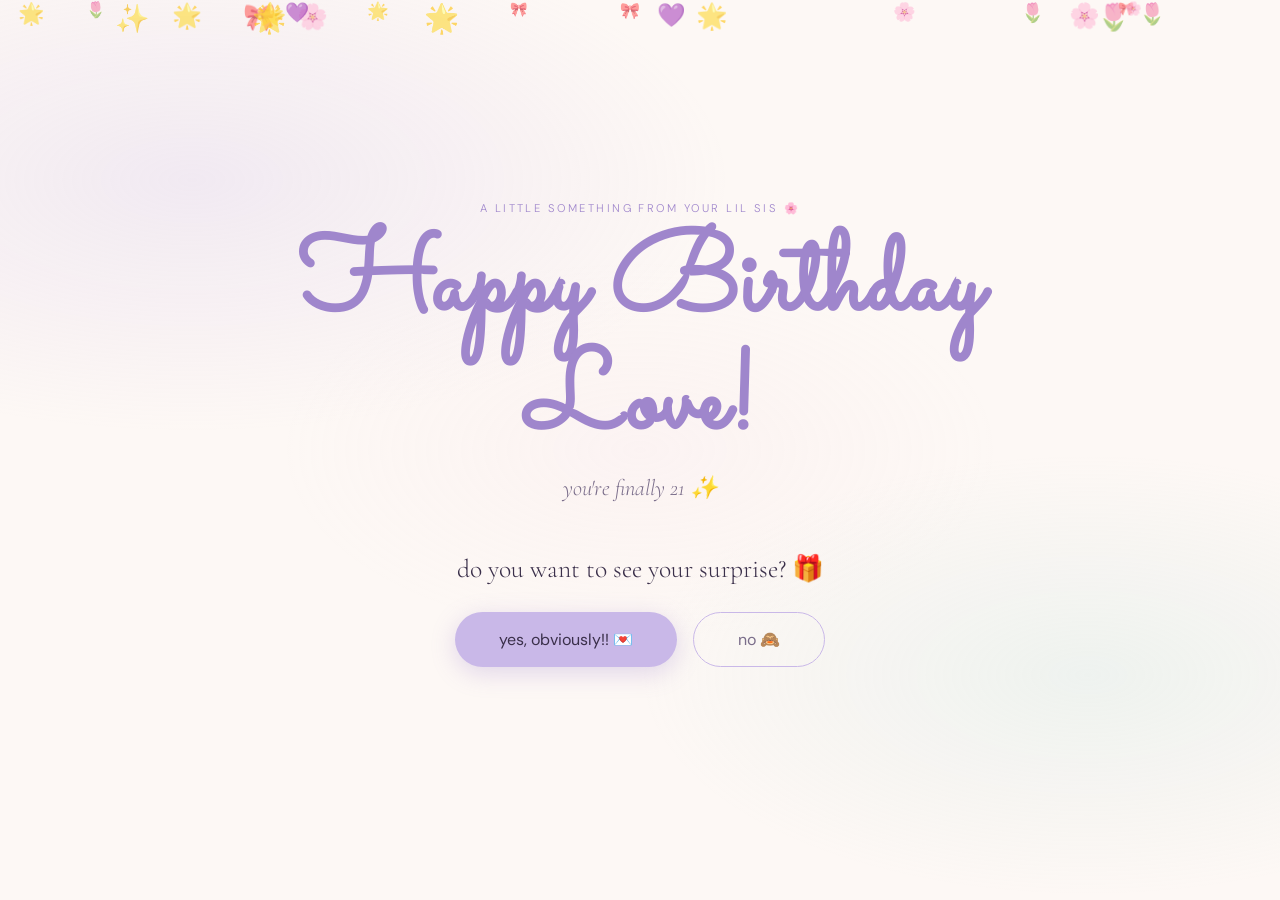
<file: index.html>
<!DOCTYPE html>
<html lang="en">
<head>
  <meta charset="UTF-8" />
  <meta name="viewport" content="width=device-width, initial-scale=1.0" />
  <title>Happy Birthday Shivaani 🌸</title>
  <link rel="stylesheet" href="style.css" />
  <style>
    .landing-wrap {
      min-height: 100vh;
      display: flex;
      flex-direction: column;
      align-items: center;
      justify-content: center;
      text-align: center;
      padding: 48px 24px;
      position: relative;
      overflow: hidden;
    }
    .petals-bg {
      position: fixed;
      inset: 0;
      pointer-events: none;
      z-index: 0;
    }
    .petal {
      position: absolute;
      animation: fallDown linear infinite;
      opacity: 0.6;
    }
    @keyframes fallDown {
      0%   { transform: translateY(-60px) rotate(0deg); opacity: 0.6; }
      100% { transform: translateY(110vh) rotate(360deg); opacity: 0; }
    }
    .landing-content {
      position: relative;
      z-index: 1;
    }
    .land-eyebrow {
      font-family: var(--ff-body);
      font-size: 0.7rem;
      letter-spacing: 0.22em;
      text-transform: uppercase;
      color: var(--lavender-dk);
      margin-bottom: 14px;
    }
    .land-title {
      font-family: var(--ff-display);
      font-size: clamp(4rem, 12vw, 7rem);
      color: var(--lavender-dk);
      line-height: 1.05;
      margin-bottom: 10px;
    }
    .land-age {
      font-family: var(--ff-serif);
      font-style: italic;
      font-size: clamp(1.1rem, 3vw, 1.4rem);
      color: var(--ink-soft);
      margin-bottom: 52px;
    }
    .land-question {
      font-family: var(--ff-serif);
      font-size: clamp(1.2rem, 3vw, 1.6rem);
      color: var(--ink);
      font-weight: 300;
      margin-bottom: 28px;
      transition: all 0.4s ease;
    }
    .btn-row {
      display: flex;
      gap: 16px;
      justify-content: center;
      flex-wrap: wrap;
      margin-bottom: 32px;
    }
    .btn-yes {
      background: var(--lavender);
      color: var(--ink);
      border: none;
      border-radius: 50px;
      padding: 16px 44px;
      font-family: var(--ff-body);
      font-size: 1rem;
      cursor: pointer;
      transition: transform 0.2s ease, background 0.2s ease;
      box-shadow: 0 6px 24px rgba(159, 134, 204, 0.3);
    }
    .btn-yes:hover {
      background: var(--lavender-dk);
      color: white;
      transform: translateY(-3px);
    }
    .btn-no {
      background: transparent;
      color: var(--ink-soft);
      border: 1.5px solid var(--lavender);
      border-radius: 50px;
      padding: 16px 44px;
      font-family: var(--ff-body);
      font-size: 1rem;
      cursor: pointer;
      transition: transform 0.2s ease;
    }
    .btn-no:hover { transform: translateY(-3px); }
    .sad-msg {
      display: none;
      font-family: var(--ff-serif);
      font-style: italic;
      font-size: 1.1rem;
      color: var(--lavender-dk);
      max-width: 340px;
      line-height: 1.8;
      margin: 0 auto;
      animation: fadeUp 0.5s ease both;
    }
    .sad-msg.show { display: block; }
    .going-msg {
      display: none;
      font-family: var(--ff-serif);
      font-style: italic;
      font-size: 1.2rem;
      color: var(--lavender-dk);
      animation: fadeUp 0.5s ease both;
    }
    .going-msg.show { display: block; }
  </style>
</head>
<body>

  <div class="petals-bg" id="petals"></div>

  <div class="landing-wrap">
    <div class="landing-content">

      <p class="land-eyebrow fade-up">a little something from your lil sis 🌸</p>
      <h1 class="land-title fade-up delay-1">Happy Birthday<br>Love!</h1>
      <p class="land-age fade-up delay-2">you're finally 21 ✨</p>

      <p class="land-question fade-up delay-3" id="question">
        do you want to see your surprise? 🎁
      </p>

      <div class="btn-row fade-up delay-3" id="btns">
        <button class="btn-yes" onclick="sayYes()">yes, obviously!! 💌</button>
        <button class="btn-no" onclick="sayNo()">no 🙈</button>
      </div>

      <p class="sad-msg" id="sadmsg">
        oh... okay then 🥺<br><br>
        just kidding — i know you want to.<br>
        go on, press yes. i made this just for you 🌸
      </p>

      <p class="going-msg" id="goingmsg">
        yay!! taking you to your surprise... 🌸
      </p>

    </div>
  </div>

  <script>
    // floating petals
    const container = document.getElementById('petals');
    const emojis = ['🌸', '✨', '🌷', '💜', '🌟', '🎀'];
    for (let i = 0; i < 22; i++) {
      const p = document.createElement('span');
      p.className = 'petal';
      p.textContent = emojis[Math.floor(Math.random() * emojis.length)];
      p.style.left = Math.random() * 100 + '%';
      p.style.fontSize = (0.8 + Math.random() * 1) + 'rem';
      p.style.animationDuration = (5 + Math.random() * 7) + 's';
      p.style.animationDelay = (Math.random() * 8) + 's';
      container.appendChild(p);
    }

    function sayNo() {
      document.getElementById('sadmsg').classList.add('show');
      document.getElementById('question').textContent = 'really?? 🥺';
    }

    function sayYes() {
      document.getElementById('btns').style.display = 'none';
      document.getElementById('sadmsg').classList.remove('show');
      document.getElementById('question').textContent = 'yay!! 🎉';
      document.getElementById('goingmsg').classList.add('show');
      setTimeout(() => {
        window.location.href = 'cards.html';
      }, 1800);
    }
  </script>

</body>
</html>
</file>
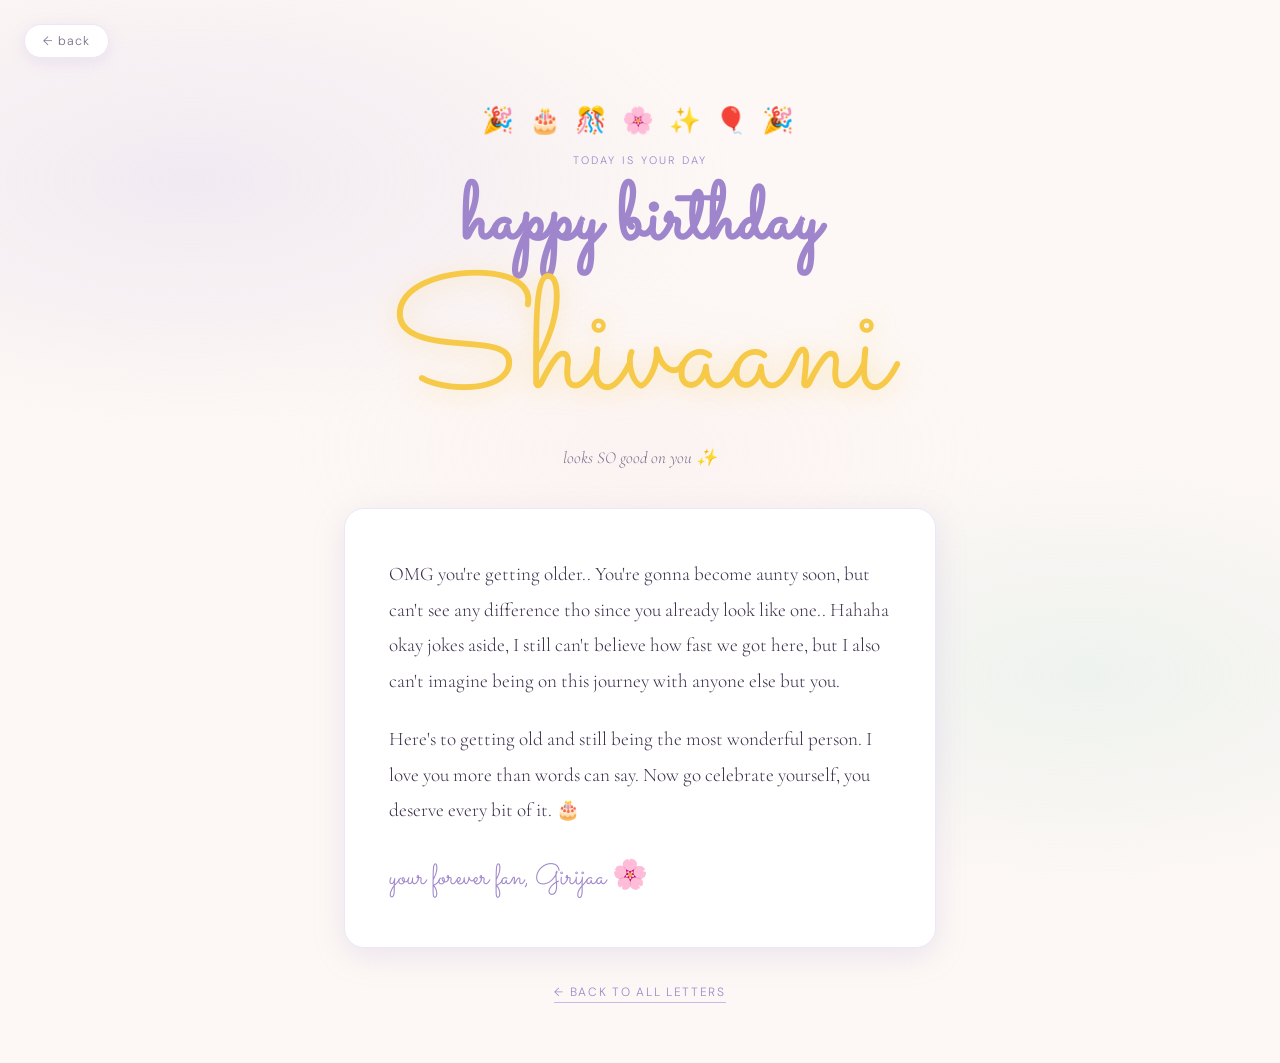
<file: birthday.html>
<!DOCTYPE html>
<html lang="en">
<head>
  <meta charset="UTF-8" />
  <meta name="viewport" content="width=device-width, initial-scale=1.0" />
  <title>Happy Birthday Shivaani 🎂</title>
  <link rel="stylesheet" href="style.css" />
  <style>
    .confetti-bar { text-align: center; font-size: 1.6rem; letter-spacing: 0.15em; padding: 8px 0 0; }
    .birthday-number { font-family: 'Sacramento', cursive; font-size: clamp(5rem, 16vw, 10rem); color: #f7c948; display: block; line-height: 1; margin: 8px 0 0; text-shadow: 0 4px 24px rgba(247,201,72,0.35); }
  </style>
</head>
<body>
  <a href="cards.html" class="back-btn">← back</a>
  <section class="inner-hero">
    <div class="confetti-bar">🎉 🎂 🎊 🌸 ✨ 🎈 🎉</div>
    <p class="page-eyebrow fade-up" style="margin-top:16px">today is YOUR day</p>
    <h1 class="fade-up delay-1">happy birthday</h1>
    <span class="birthday-number fade-up delay-2">Shivaani</span>
    <p class="inner-tagline fade-up delay-3" style="margin-top:12px">looks SO good on you ✨</p>
  </section>
  <section class="message-section fade-up delay-2">
    <div class="message-card">
      <p>OMG you're getting older.. You're gonna become aunty soon, but can't see any difference tho since you already look like one.. Hahaha okay jokes aside, I still can't believe how fast we got here, but I also can't imagine being on this journey with anyone else but you.</p>
      <p>Here's to getting old and still being the most wonderful person. I love you more than words can say. Now go celebrate yourself, you deserve every bit of it. 🎂</p>
      <span class="sign-off">your forever fan, Girijaa 🌸</span>
    </div>
  </section>
  <footer class="inner-footer"><a href="cards.html">← back to all letters</a></footer>
</body>
</html>
</file>
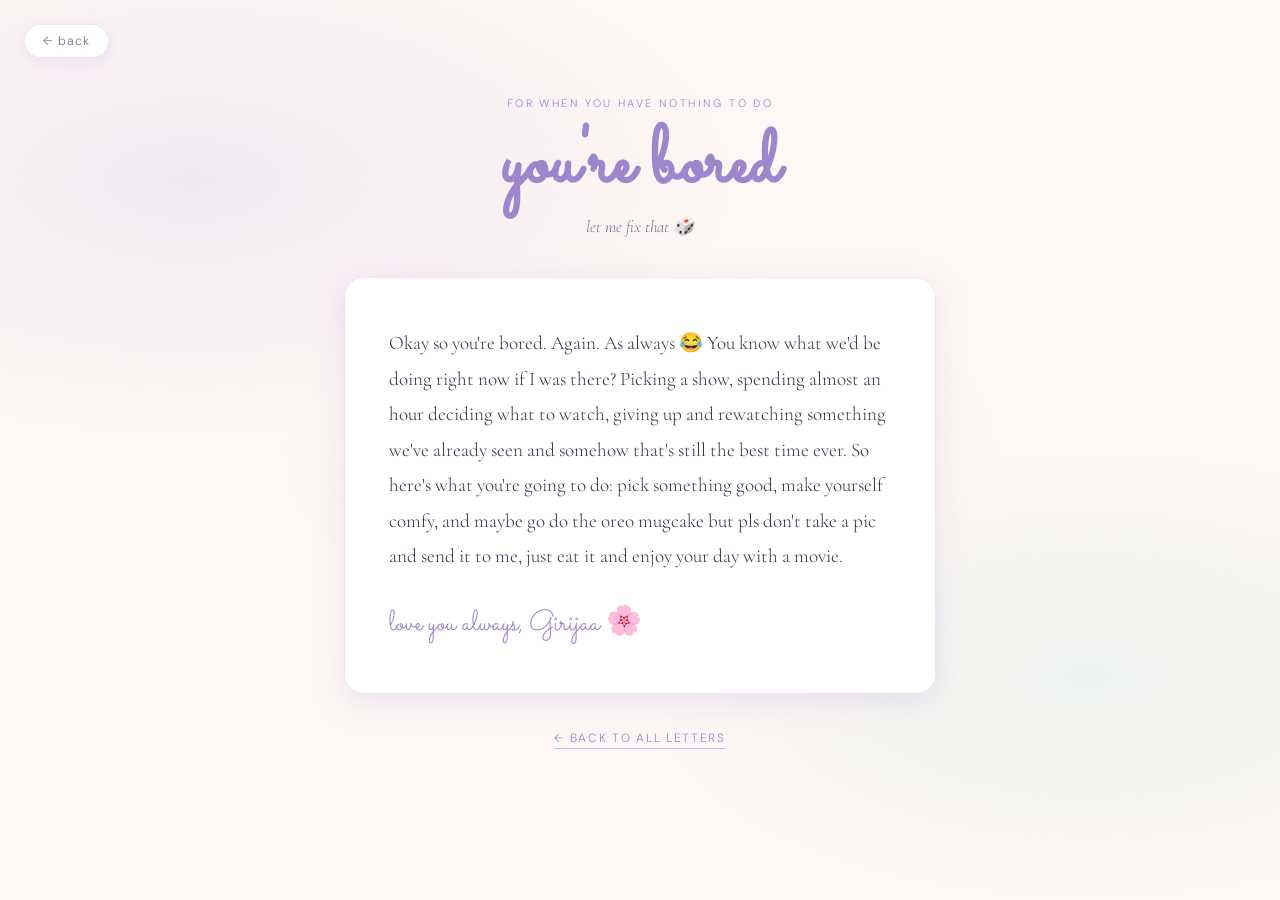
<file: bored.html>
<!DOCTYPE html>
<html lang="en">
<head>
  <meta charset="UTF-8" />
  <meta name="viewport" content="width=device-width, initial-scale=1.0" />
  <title>When you're bored — For Shivaani 🌸</title>
  <link rel="stylesheet" href="style.css" />
</head>
<body>
  <a href="cards.html" class="back-btn">← back</a>
  <section class="inner-hero">
    <p class="page-eyebrow fade-up">for when you have nothing to do</p>
    <h1 class="fade-up delay-1">you're bored</h1>
    <p class="inner-tagline fade-up delay-2">let me fix that 🎲</p>
  </section>
  <section class="message-section fade-up delay-2">
    <div class="message-card">
      <p>Okay so you're bored. Again. As always 😂 You know what we'd be doing right now if I was there? Picking a show, spending almost an hour deciding what to watch, giving up and rewatching something we've already seen and somehow that's still the best time ever. So here's what you're going to do: pick something good, make yourself comfy, and maybe go do the oreo mugcake but pls don't take a pic and send it to me, just eat it and enjoy your day with a movie.</p>
      <span class="sign-off">love you always, Girijaa 🌸</span>
    </div>
  </section>
  <footer class="inner-footer"><a href="cards.html">← back to all letters</a></footer>
</body>
</html>
</file>
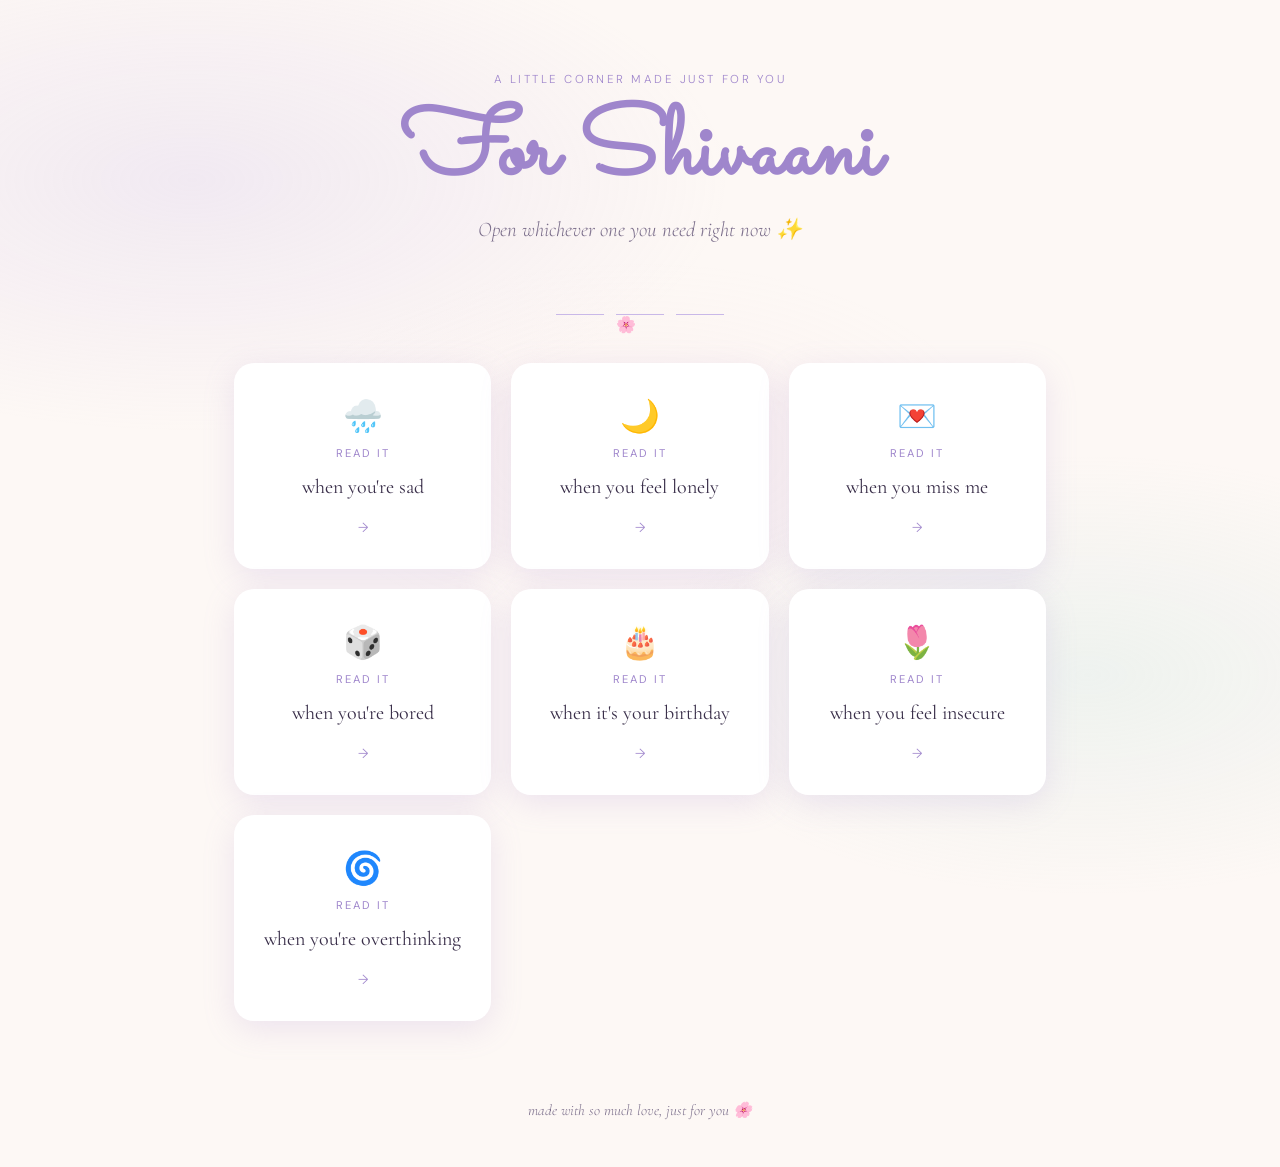
<file: cards.html>
<!DOCTYPE html>
<html lang="en">
<head>
  <meta charset="UTF-8" />
  <meta name="viewport" content="width=device-width, initial-scale=1.0" />
  <title>For Shivaani 🌸</title>
  <link rel="stylesheet" href="style.css" />
</head>
<body>

  <!-- HERO -->
  <section class="home-hero">
    <p class="eyebrow fade-up">a little corner made just for you</p>
    <h1 class="fade-up delay-1">For Shivaani</h1>
    <p class="subtitle fade-up delay-2">Open whichever one you need right now ✨</p>
  </section>

  <div class="petal-divider fade-up delay-3">
    <span></span>
    <span class="petal">🌸</span>
    <span></span>
  </div>

  <!-- CARDS -->
  <main class="cards-section">

    <a href="sad.html" class="card card-sad fade-up delay-1">
      <span class="card-emoji">🌧️</span>
      <span class="card-label">read it</span>
      <span class="card-title">when you're sad</span>
      <span class="card-arrow">→</span>
    </a>

    <a href="lonely.html" class="card card-lonely fade-up delay-1">
      <span class="card-emoji">🌙</span>
      <span class="card-label">read it</span>
      <span class="card-title">when you feel lonely</span>
      <span class="card-arrow">→</span>
    </a>

    <a href="miss.html" class="card card-miss fade-up delay-2">
      <span class="card-emoji">💌</span>
      <span class="card-label">read it</span>
      <span class="card-title">when you miss me</span>
      <span class="card-arrow">→</span>
    </a>

    <a href="bored.html" class="card card-bored fade-up delay-2">
      <span class="card-emoji">🎲</span>
      <span class="card-label">read it</span>
      <span class="card-title">when you're bored</span>
      <span class="card-arrow">→</span>
    </a>

    <a href="birthday.html" class="card card-bday fade-up delay-3">
      <span class="card-emoji">🎂</span>
      <span class="card-label">read it</span>
      <span class="card-title">when it's your birthday</span>
      <span class="card-arrow">→</span>
    </a>

    <a href="insecure.html" class="card card-insecure fade-up delay-3">
      <span class="card-emoji">🌷</span>
      <span class="card-label">read it</span>
      <span class="card-title">when you feel insecure</span>
      <span class="card-arrow">→</span>
    </a>

    <a href="overthinking.html" class="card card-overthink fade-up delay-3">
      <span class="card-emoji">🌀</span>
      <span class="card-label">read it</span>
      <span class="card-title">when you're overthinking</span>
      <span class="card-arrow">→</span>
    </a>

  </main>

  <footer class="home-footer fade-up">
    made with so much love, just for you 🌸
  </footer>

</body>
</html>
</file>
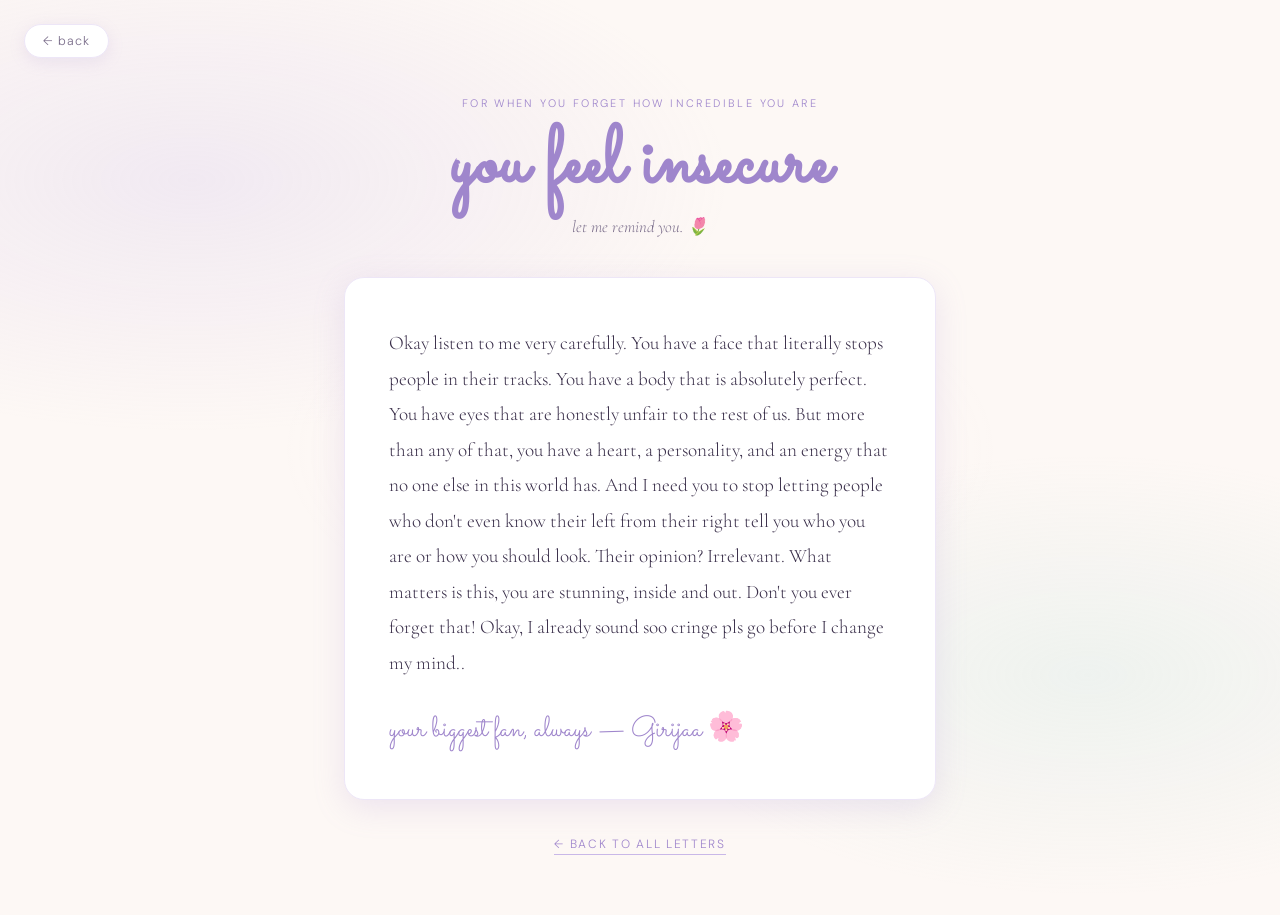
<file: insecure.html>
<!DOCTYPE html>
<html lang="en">
<head>
  <meta charset="UTF-8" />
  <meta name="viewport" content="width=device-width, initial-scale=1.0" />
  <title>When you feel insecure — For Shivaani 🌸</title>
  <link rel="stylesheet" href="style.css" />
</head>
<body>
  <a href="cards.html" class="back-btn">← back</a>
  <section class="inner-hero">
    <p class="page-eyebrow fade-up">for when you forget how incredible you are</p>
    <h1 class="fade-up delay-1">you feel insecure</h1>
    <p class="inner-tagline fade-up delay-2">let me remind you. 🌷</p>
  </section>
  <section class="message-section fade-up delay-2">
    <div class="message-card">
      <p>Okay listen to me very carefully. You have a face that literally stops people in their tracks. You have a body that is absolutely perfect. You have eyes that are honestly unfair to the rest of us. But more than any of that, you have a heart, a personality, and an energy that no one else in this world has. And I need you to stop letting people who don't even know their left from their right tell you who you are or how you should look. Their opinion? Irrelevant. What matters is this, you are stunning, inside and out. Don't you ever forget that! Okay, I already sound soo cringe pls go before I change my mind..</p>
      <span class="sign-off">your biggest fan, always — Girijaa 🌸</span>
    </div>
  </section>
  <footer class="inner-footer"><a href="cards.html">← back to all letters</a></footer>
</body>
</html>
</file>
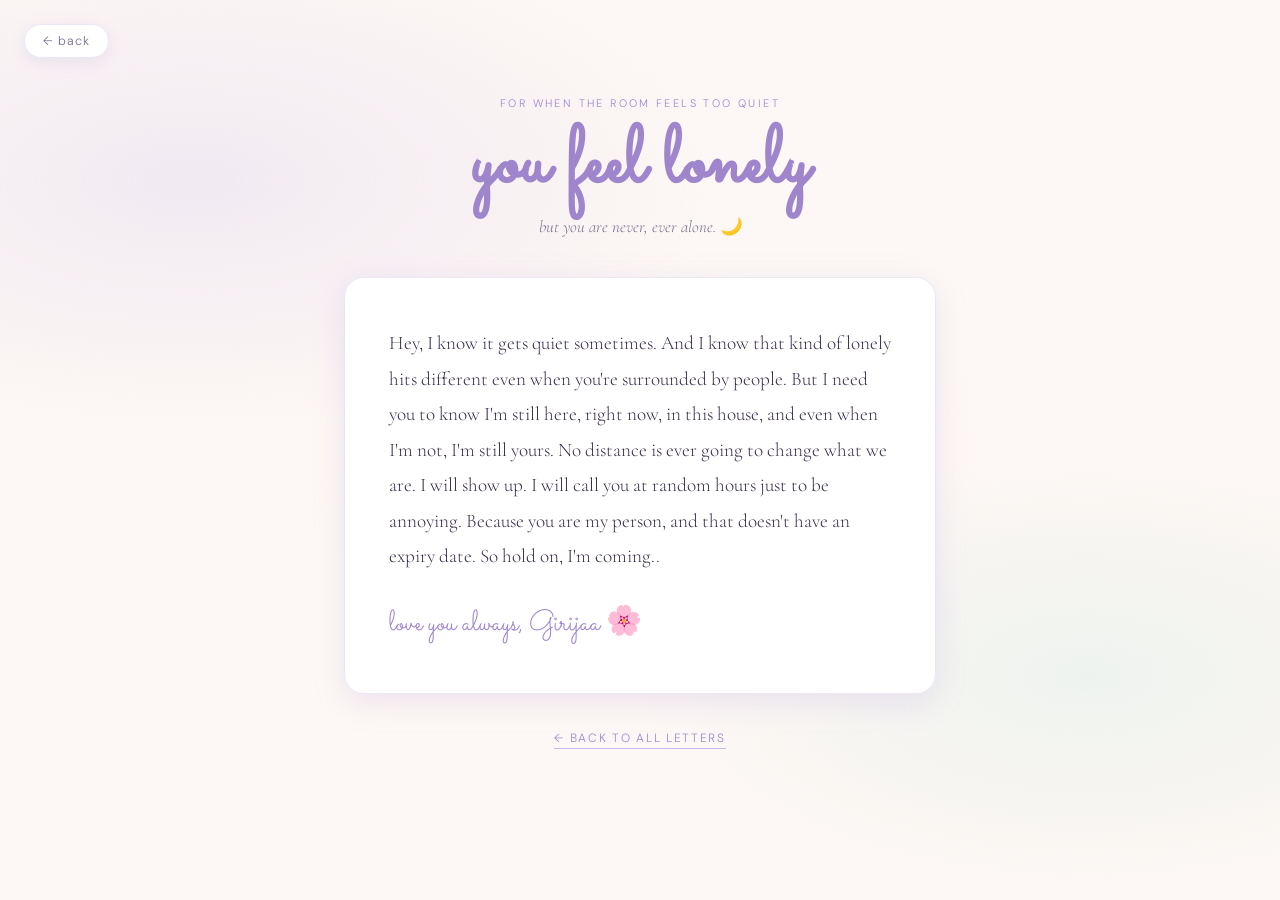
<file: lonely.html>
<!DOCTYPE html>
<html lang="en">
<head>
  <meta charset="UTF-8" />
  <meta name="viewport" content="width=device-width, initial-scale=1.0" />
  <title>When you feel lonely — For Shivaani 🌸</title>
  <link rel="stylesheet" href="style.css" />
</head>
<body>
  <a href="cards.html" class="back-btn">← back</a>
  <section class="inner-hero">
    <p class="page-eyebrow fade-up">for when the room feels too quiet</p>
    <h1 class="fade-up delay-1">you feel lonely</h1>
    <p class="inner-tagline fade-up delay-2">but you are never, ever alone. 🌙</p>
  </section>
  <section class="message-section fade-up delay-2">
    <div class="message-card">
      <p>Hey, I know it gets quiet sometimes. And I know that kind of lonely hits different even when you're surrounded by people. But I need you to know I'm still here, right now, in this house, and even when I'm not, I'm still yours. No distance is ever going to change what we are. I will show up. I will call you at random hours just to be annoying. Because you are my person, and that doesn't have an expiry date. So hold on, I'm coming..</p>
      <span class="sign-off">love you always, Girijaa 🌸</span>
    </div>
  </section>
  <footer class="inner-footer"><a href="cards.html">← back to all letters</a></footer>
</body>
</html>
</file>
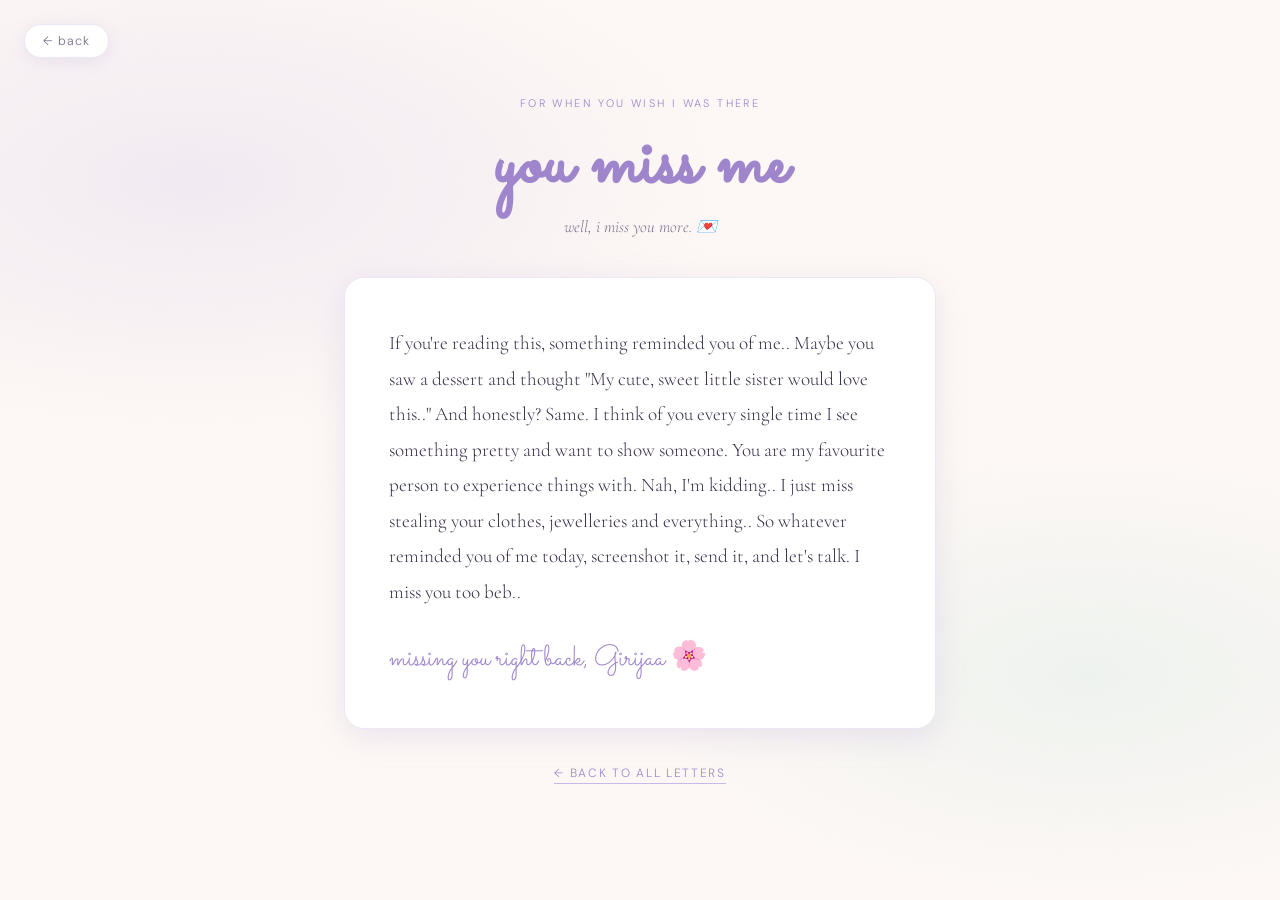
<file: miss.html>
<!DOCTYPE html>
<html lang="en">
<head>
  <meta charset="UTF-8" />
  <meta name="viewport" content="width=device-width, initial-scale=1.0" />
  <title>When you miss me — For Shivaani 🌸</title>
  <link rel="stylesheet" href="style.css" />
</head>
<body>
  <a href="cards.html" class="back-btn">← back</a>
  <section class="inner-hero">
    <p class="page-eyebrow fade-up">for when you wish i was there</p>
    <h1 class="fade-up delay-1">you miss me</h1>
    <p class="inner-tagline fade-up delay-2">well, i miss you more. 💌</p>
  </section>
  <section class="message-section fade-up delay-2">
    <div class="message-card">
      <p>If you're reading this, something reminded you of me.. Maybe you saw a dessert and thought "My cute, sweet little sister would love this.." And honestly? Same. I think of you every single time I see something pretty and want to show someone. You are my favourite person to experience things with. Nah, I'm kidding.. I just miss stealing your clothes, jewelleries and everything.. So whatever reminded you of me today, screenshot it, send it, and let's talk. I miss you too beb..</p>
      <span class="sign-off">missing you right back, Girijaa 🌸</span>
    </div>
  </section>
  <footer class="inner-footer"><a href="cards.html">← back to all letters</a></footer>
</body>
</html>
</file>
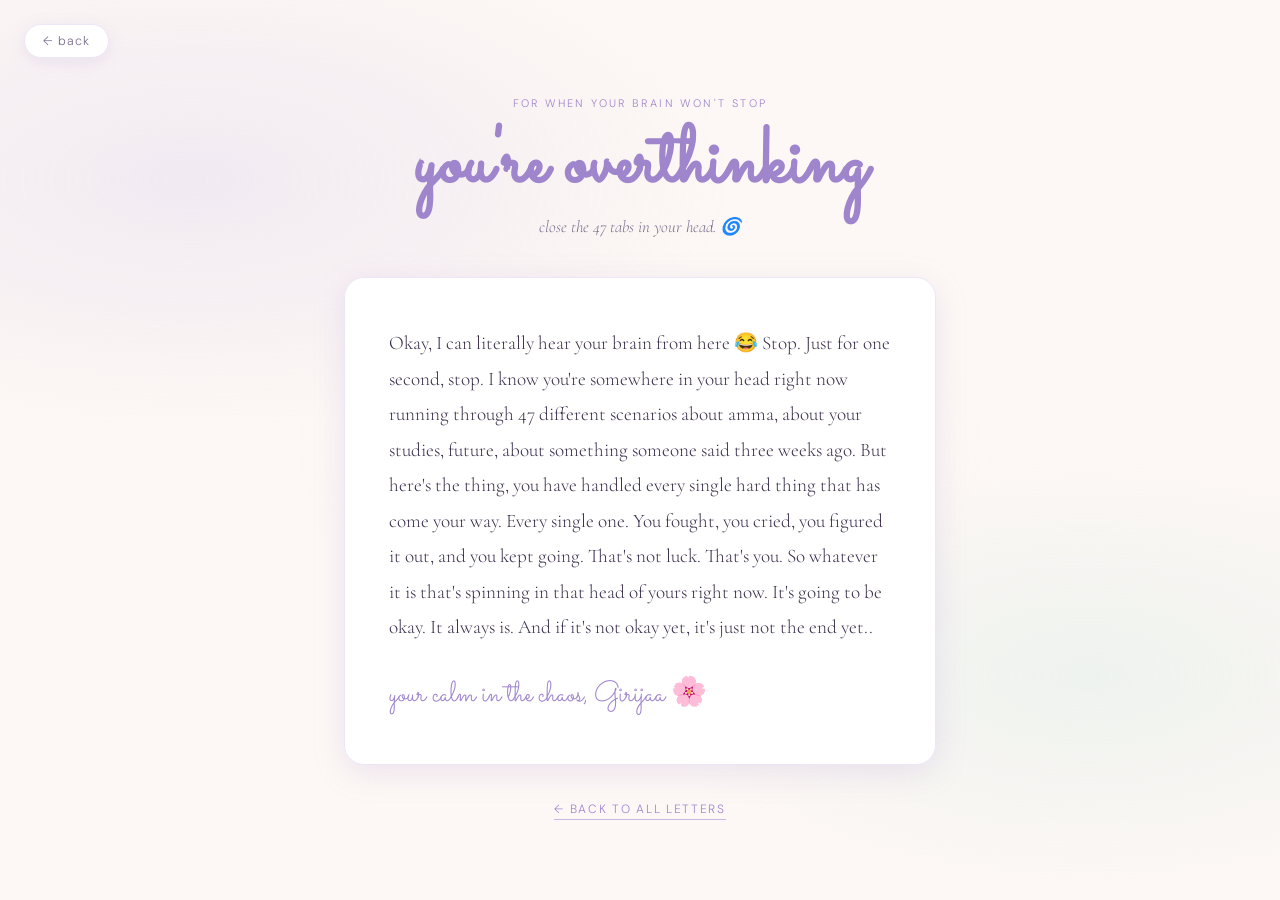
<file: overthinking.html>
<!DOCTYPE html>
<html lang="en">
<head>
  <meta charset="UTF-8" />
  <meta name="viewport" content="width=device-width, initial-scale=1.0" />
  <title>When you're overthinking — For Shivaani 🌸</title>
  <link rel="stylesheet" href="style.css" />
</head>
<body>
  <a href="cards.html" class="back-btn">← back</a>
  <section class="inner-hero">
    <p class="page-eyebrow fade-up">for when your brain won't stop</p>
    <h1 class="fade-up delay-1">you're overthinking</h1>
    <p class="inner-tagline fade-up delay-2">close the 47 tabs in your head. 🌀</p>
  </section>
  <section class="message-section fade-up delay-2">
    <div class="message-card">
      <p>Okay, I can literally hear your brain from here 😂 Stop. Just for one second, stop. I know you're somewhere in your head right now running through 47 different scenarios about amma, about your studies, future, about something someone said three weeks ago. But here's the thing, you have handled every single hard thing that has come your way. Every single one. You fought, you cried, you figured it out, and you kept going. That's not luck. That's you. So whatever it is that's spinning in that head of yours right now. It's going to be okay. It always is. And if it's not okay yet, it's just not the end yet..</p>
      <span class="sign-off">your calm in the chaos, Girijaa 🌸</span>
    </div>
  </section>
  <footer class="inner-footer"><a href="cards.html">← back to all letters</a></footer>
</body>
</html>
</file>
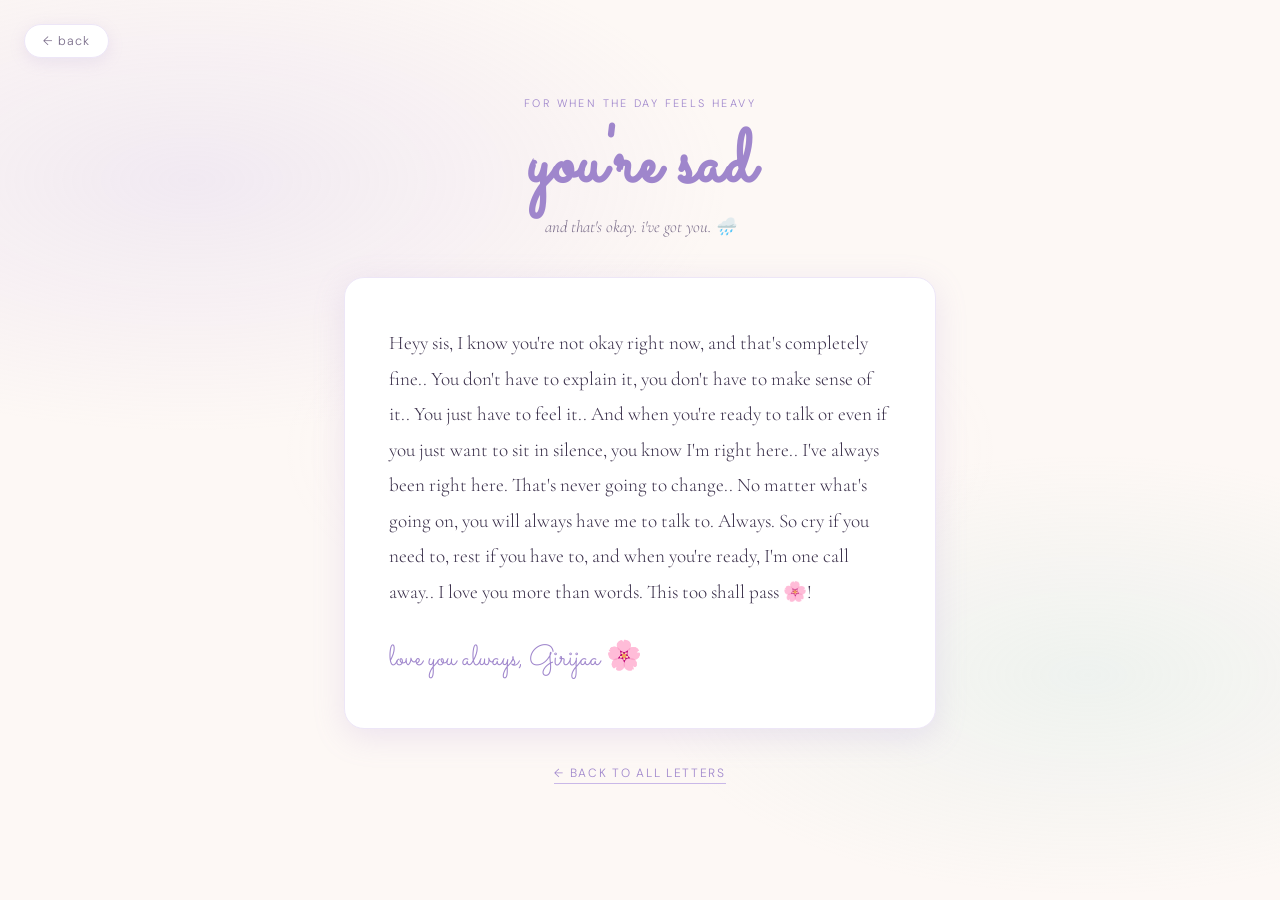
<file: sad.html>
<!DOCTYPE html>
<html lang="en">
<head>
  <meta charset="UTF-8" />
  <meta name="viewport" content="width=device-width, initial-scale=1.0" />
  <title>When you're sad — For Shivaani 🌸</title>
  <link rel="stylesheet" href="style.css" />
</head>
<body>
  <a href="cards.html" class="back-btn">← back</a>
  <section class="inner-hero">
    <p class="page-eyebrow fade-up">for when the day feels heavy</p>
    <h1 class="fade-up delay-1">you're sad</h1>
    <p class="inner-tagline fade-up delay-2">and that's okay. i've got you. 🌧️</p>
  </section>
  <section class="message-section fade-up delay-2">
    <div class="message-card">
      <p>Heyy sis, I know you're not okay right now, and that's completely fine.. You don't have to explain it, you don't have to make sense of it.. You just have to feel it.. And when you're ready to talk or even if you just want to sit in silence, you know I'm right here.. I've always been right here. That's never going to change.. No matter what's going on, you will always have me to talk to. Always. So cry if you need to, rest if you have to, and when you're ready, I'm one call away.. I love you more than words. This too shall pass 🌸!</p>
      <span class="sign-off">love you always, Girijaa 🌸</span>
    </div>
  </section>
  <footer class="inner-footer"><a href="cards.html">← back to all letters</a></footer>
</body>
</html>
</file>
<file: style.css>
@import url('https://fonts.googleapis.com/css2?family=Cormorant+Garamond:ital,wght@0,300;0,400;1,300;1,400&family=DM+Sans:wght@300;400&family=Sacramento&display=swap');

/* ── tokens ── */
:root {
  --lavender:     #c9b8e8;
  --lavender-lt:  #ede6f7;
  --lavender-dk:  #9f86cc;
  --mint:         #b5ddd8;
  --mint-lt:      #e2f4f2;
  --blush:        #f4d7e3;
  --cream:        #fdf8f5;
  --ink:          #3a2f4a;
  --ink-soft:     #7a6d8a;
  --white:        #ffffff;

  --ff-display: 'Sacramento', cursive;
  --ff-serif:   'Cormorant Garamond', serif;
  --ff-body:    'DM Sans', sans-serif;

  --radius: 20px;
  --shadow: 0 8px 32px rgba(159, 134, 204, 0.18);
  --shadow-hover: 0 16px 48px rgba(159, 134, 204, 0.32);
}

*, *::before, *::after { box-sizing: border-box; margin: 0; padding: 0; }

html { scroll-behavior: smooth; }

body {
  background: var(--cream);
  color: var(--ink);
  font-family: var(--ff-body);
  font-weight: 300;
  min-height: 100vh;
  overflow-x: hidden;
}

/* ── floating petals bg ── */
body::before {
  content: '';
  position: fixed;
  inset: 0;
  background:
    radial-gradient(ellipse 60% 40% at 15% 20%, rgba(201,184,232,0.22) 0%, transparent 70%),
    radial-gradient(ellipse 50% 35% at 85% 75%, rgba(181,221,216,0.20) 0%, transparent 70%),
    radial-gradient(ellipse 40% 30% at 50% 50%, rgba(244,215,227,0.12) 0%, transparent 70%);
  pointer-events: none;
  z-index: 0;
}

/* ══════════════════════════════════
   HOME PAGE
══════════════════════════════════ */

.home-hero {
  position: relative;
  z-index: 1;
  text-align: center;
  padding: 72px 24px 32px;
}

.home-hero .eyebrow {
  font-family: var(--ff-body);
  font-size: 0.72rem;
  letter-spacing: 0.22em;
  text-transform: uppercase;
  color: var(--lavender-dk);
  margin-bottom: 16px;
}

.home-hero h1 {
  font-family: var(--ff-display);
  font-size: clamp(3.2rem, 9vw, 6rem);
  color: var(--lavender-dk);
  line-height: 1.1;
  margin-bottom: 8px;
}

.home-hero .subtitle {
  font-family: var(--ff-serif);
  font-style: italic;
  font-size: clamp(1rem, 2.5vw, 1.3rem);
  color: var(--ink-soft);
  margin-bottom: 40px;
}

/* ── petal divider ── */
.petal-divider {
  display: flex;
  align-items: center;
  justify-content: center;
  gap: 12px;
  margin: 0 auto 48px;
  width: fit-content;
}
.petal-divider span {
  display: block;
  width: 48px; height: 1px;
  background: var(--lavender);
}
.petal-divider .petal { font-size: 1rem; }

/* ── cards grid ── */
.cards-section {
  position: relative;
  z-index: 1;
  max-width: 860px;
  margin: 0 auto;
  padding: 0 24px 80px;
  display: grid;
  grid-template-columns: repeat(auto-fill, minmax(240px, 1fr));
  gap: 20px;
}

.card {
  background: var(--white);
  border-radius: var(--radius);
  padding: 36px 28px 32px;
  box-shadow: var(--shadow);
  text-decoration: none;
  color: var(--ink);
  display: flex;
  flex-direction: column;
  align-items: center;
  gap: 14px;
  transition: transform 0.3s ease, box-shadow 0.3s ease;
  cursor: pointer;
  border: 1.5px solid transparent;
  position: relative;
  overflow: hidden;
}

.card::before {
  content: '';
  position: absolute;
  top: 0; left: 0; right: 0;
  height: 4px;
  background: linear-gradient(90deg, var(--lavender), var(--mint));
  opacity: 0;
  transition: opacity 0.3s ease;
}

.card:hover {
  transform: translateY(-6px);
  box-shadow: var(--shadow-hover);
  border-color: var(--lavender-lt);
}
.card:hover::before { opacity: 1; }

.card-emoji {
  font-size: 2rem;
  line-height: 1;
}

.card-label {
  font-family: var(--ff-body);
  font-size: 0.7rem;
  letter-spacing: 0.18em;
  text-transform: uppercase;
  color: var(--lavender-dk);
  font-weight: 400;
}

.card-title {
  font-family: var(--ff-serif);
  font-size: 1.25rem;
  font-weight: 400;
  text-align: center;
  line-height: 1.35;
  color: var(--ink);
}

.card-arrow {
  font-size: 0.85rem;
  color: var(--lavender-dk);
  margin-top: 4px;
  transition: transform 0.2s ease;
}
.card:hover .card-arrow { transform: translateX(4px); }

/* card accent colours */
.card-sad    { --accent: #c9b8e8; }
.card-lonely { --accent: #b5ddd8; }
.card-miss   { --accent: #f4d7e3; }
.card-bored  { --accent: #d4eac8; }
.card-bday   { --accent: #fde8b5; }
.card-insecure   { --accent: #c8d8f0; }
.card-overthink  { --accent: #e8c8d8; }

.card-sad::before    { background: linear-gradient(90deg, #c9b8e8, #9f86cc); }
.card-lonely::before { background: linear-gradient(90deg, #b5ddd8, #7ec8c0); }
.card-miss::before   { background: linear-gradient(90deg, #f4d7e3, #e8a0bc); }
.card-bored::before  { background: linear-gradient(90deg, #d4eac8, #a8d48a); }
.card-bday::before   { background: linear-gradient(90deg, #fde8b5, #f7c948); }
.card-insecure::before   { background: linear-gradient(90deg, #c8d8f0, #8aaee0); }
.card-overthink::before  { background: linear-gradient(90deg, #e8c8d8, #cc8aaa); }

.home-footer {
  position: relative;
  z-index: 1;
  text-align: center;
  padding: 0 24px 48px;
  font-family: var(--ff-serif);
  font-style: italic;
  font-size: 0.95rem;
  color: var(--ink-soft);
}

/* ══════════════════════════════════
   INNER PAGES
══════════════════════════════════ */

.back-btn {
  position: fixed;
  top: 24px; left: 24px;
  z-index: 100;
  background: var(--white);
  border: 1.5px solid var(--lavender-lt);
  border-radius: 50px;
  padding: 8px 18px;
  font-family: var(--ff-body);
  font-size: 0.78rem;
  letter-spacing: 0.08em;
  color: var(--ink-soft);
  text-decoration: none;
  box-shadow: 0 4px 16px rgba(159, 134, 204, 0.15);
  transition: all 0.2s ease;
  display: flex;
  align-items: center;
  gap: 6px;
}
.back-btn:hover {
  background: var(--lavender-lt);
  color: var(--lavender-dk);
  transform: translateX(-2px);
}

.inner-hero {
  position: relative;
  z-index: 1;
  text-align: center;
  padding: 96px 24px 40px;
}

.inner-hero .page-eyebrow {
  font-family: var(--ff-body);
  font-size: 0.68rem;
  letter-spacing: 0.22em;
  text-transform: uppercase;
  color: var(--lavender-dk);
  margin-bottom: 12px;
}

.inner-hero h1 {
  font-family: var(--ff-display);
  font-size: clamp(2.8rem, 8vw, 5rem);
  color: var(--lavender-dk);
  line-height: 1.1;
  margin-bottom: 6px;
}

.inner-hero .inner-tagline {
  font-family: var(--ff-serif);
  font-style: italic;
  font-size: 1.05rem;
  color: var(--ink-soft);
}

/* ── message block ── */
.message-section {
  position: relative;
  z-index: 1;
  max-width: 640px;
  margin: 0 auto;
  padding: 0 24px;
}

.message-card {
  background: var(--white);
  border-radius: var(--radius);
  padding: 48px 44px;
  box-shadow: var(--shadow);
  border: 1.5px solid var(--lavender-lt);
  margin-bottom: 32px;
}

.message-card p {
  font-family: var(--ff-serif);
  font-size: clamp(1.05rem, 2vw, 1.2rem);
  line-height: 1.85;
  color: var(--ink);
  margin-bottom: 1.2em;
}
.message-card p:last-child { margin-bottom: 0; }

.message-card .sign-off {
  font-family: var(--ff-display);
  font-size: 1.8rem;
  color: var(--lavender-dk);
  margin-top: 28px;
  display: block;
}

/* ── photos grid ── */
.photos-section {
  position: relative;
  z-index: 1;
  max-width: 720px;
  margin: 0 auto;
  padding: 0 24px 80px;
}

.photos-label {
  font-family: var(--ff-body);
  font-size: 0.68rem;
  letter-spacing: 0.2em;
  text-transform: uppercase;
  color: var(--lavender-dk);
  text-align: center;
  margin-bottom: 20px;
}

.photos-grid {
  display: grid;
  grid-template-columns: repeat(auto-fill, minmax(200px, 1fr));
  gap: 14px;
}

.photo-frame {
  border-radius: 14px;
  overflow: hidden;
  box-shadow: 0 6px 24px rgba(159, 134, 204, 0.15);
  background: var(--lavender-lt);
  aspect-ratio: 1 / 1;
  position: relative;
}

.photo-frame img {
  width: 100%;
  height: 100%;
  object-fit: cover;
  display: block;
  transition: transform 0.4s ease;
}

.photo-frame:hover img { transform: scale(1.04); }

.photo-caption {
  position: absolute;
  bottom: 0; left: 0; right: 0;
  background: linear-gradient(transparent, rgba(58,47,74,0.55));
  color: white;
  font-family: var(--ff-serif);
  font-style: italic;
  font-size: 0.88rem;
  padding: 24px 12px 10px;
  opacity: 0;
  transition: opacity 0.3s ease;
}
.photo-frame:hover .photo-caption { opacity: 1; }

/* placeholder when no photo yet */
.photo-placeholder {
  width: 100%;
  height: 100%;
  display: flex;
  flex-direction: column;
  align-items: center;
  justify-content: center;
  gap: 8px;
  color: var(--lavender-dk);
  font-family: var(--ff-body);
  font-size: 0.75rem;
  text-align: center;
  padding: 16px;
  border: 2px dashed var(--lavender);
  border-radius: 14px;
  background: var(--lavender-lt);
}
.photo-placeholder .ph-icon { font-size: 1.6rem; }

/* ── inner page footer ── */
.inner-footer {
  position: relative;
  z-index: 1;
  text-align: center;
  padding: 0 24px 60px;
}

.inner-footer a {
  display: inline-block;
  font-family: var(--ff-body);
  font-size: 0.75rem;
  letter-spacing: 0.14em;
  text-transform: uppercase;
  color: var(--lavender-dk);
  text-decoration: none;
  border-bottom: 1px solid var(--lavender);
  padding-bottom: 2px;
  transition: color 0.2s ease;
}
.inner-footer a:hover { color: var(--ink); }

/* ── animations ── */
@keyframes fadeUp {
  from { opacity: 0; transform: translateY(20px); }
  to   { opacity: 1; transform: translateY(0); }
}

.fade-up {
  animation: fadeUp 0.7s ease both;
}
.delay-1 { animation-delay: 0.1s; }
.delay-2 { animation-delay: 0.2s; }
.delay-3 { animation-delay: 0.35s; }

/* ── responsive ── */
@media (max-width: 480px) {
  .cards-section { grid-template-columns: 1fr 1fr; gap: 14px; }
  .card { padding: 28px 18px 24px; }
  .message-card { padding: 32px 24px; }
  .photos-grid { grid-template-columns: 1fr 1fr; }
  .back-btn { top: 16px; left: 16px; }
}

@media (prefers-reduced-motion: reduce) {
  .fade-up, .card, .photo-frame img { animation: none; transition: none; }
}
</file>
